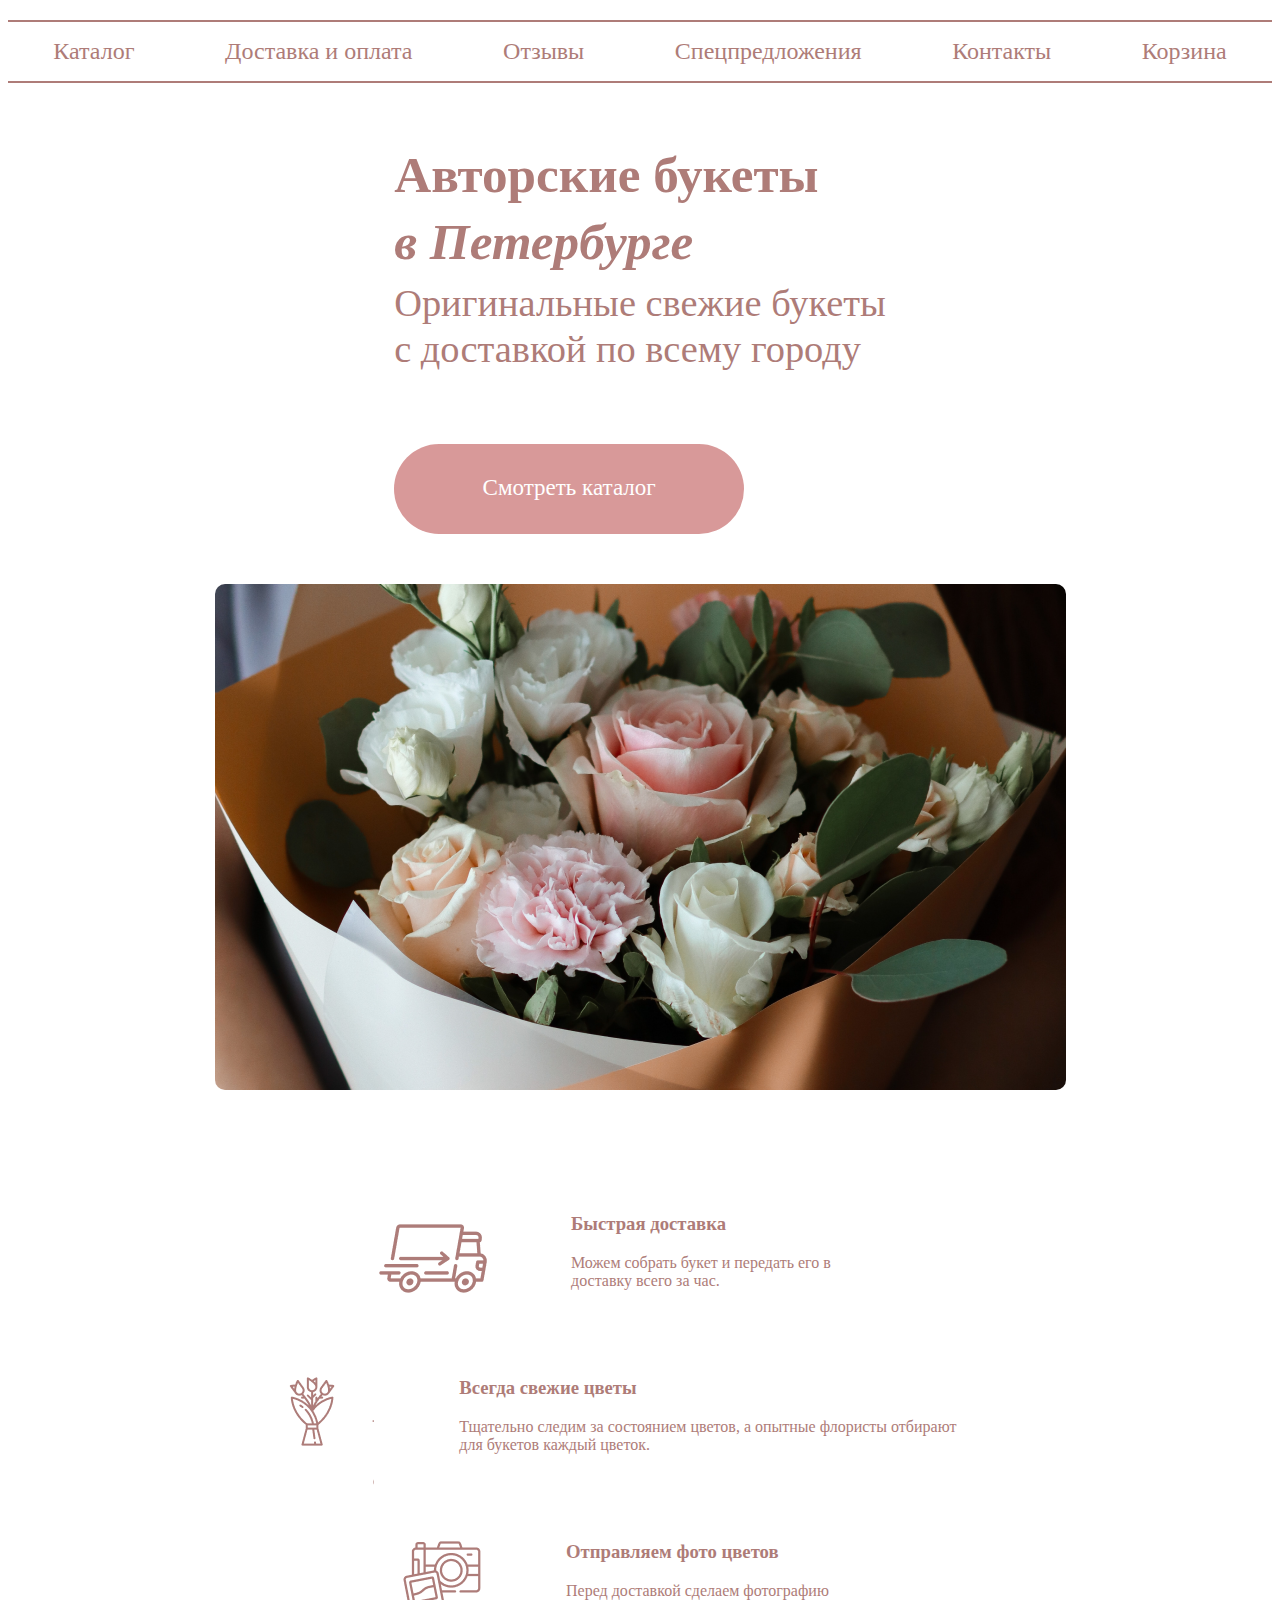
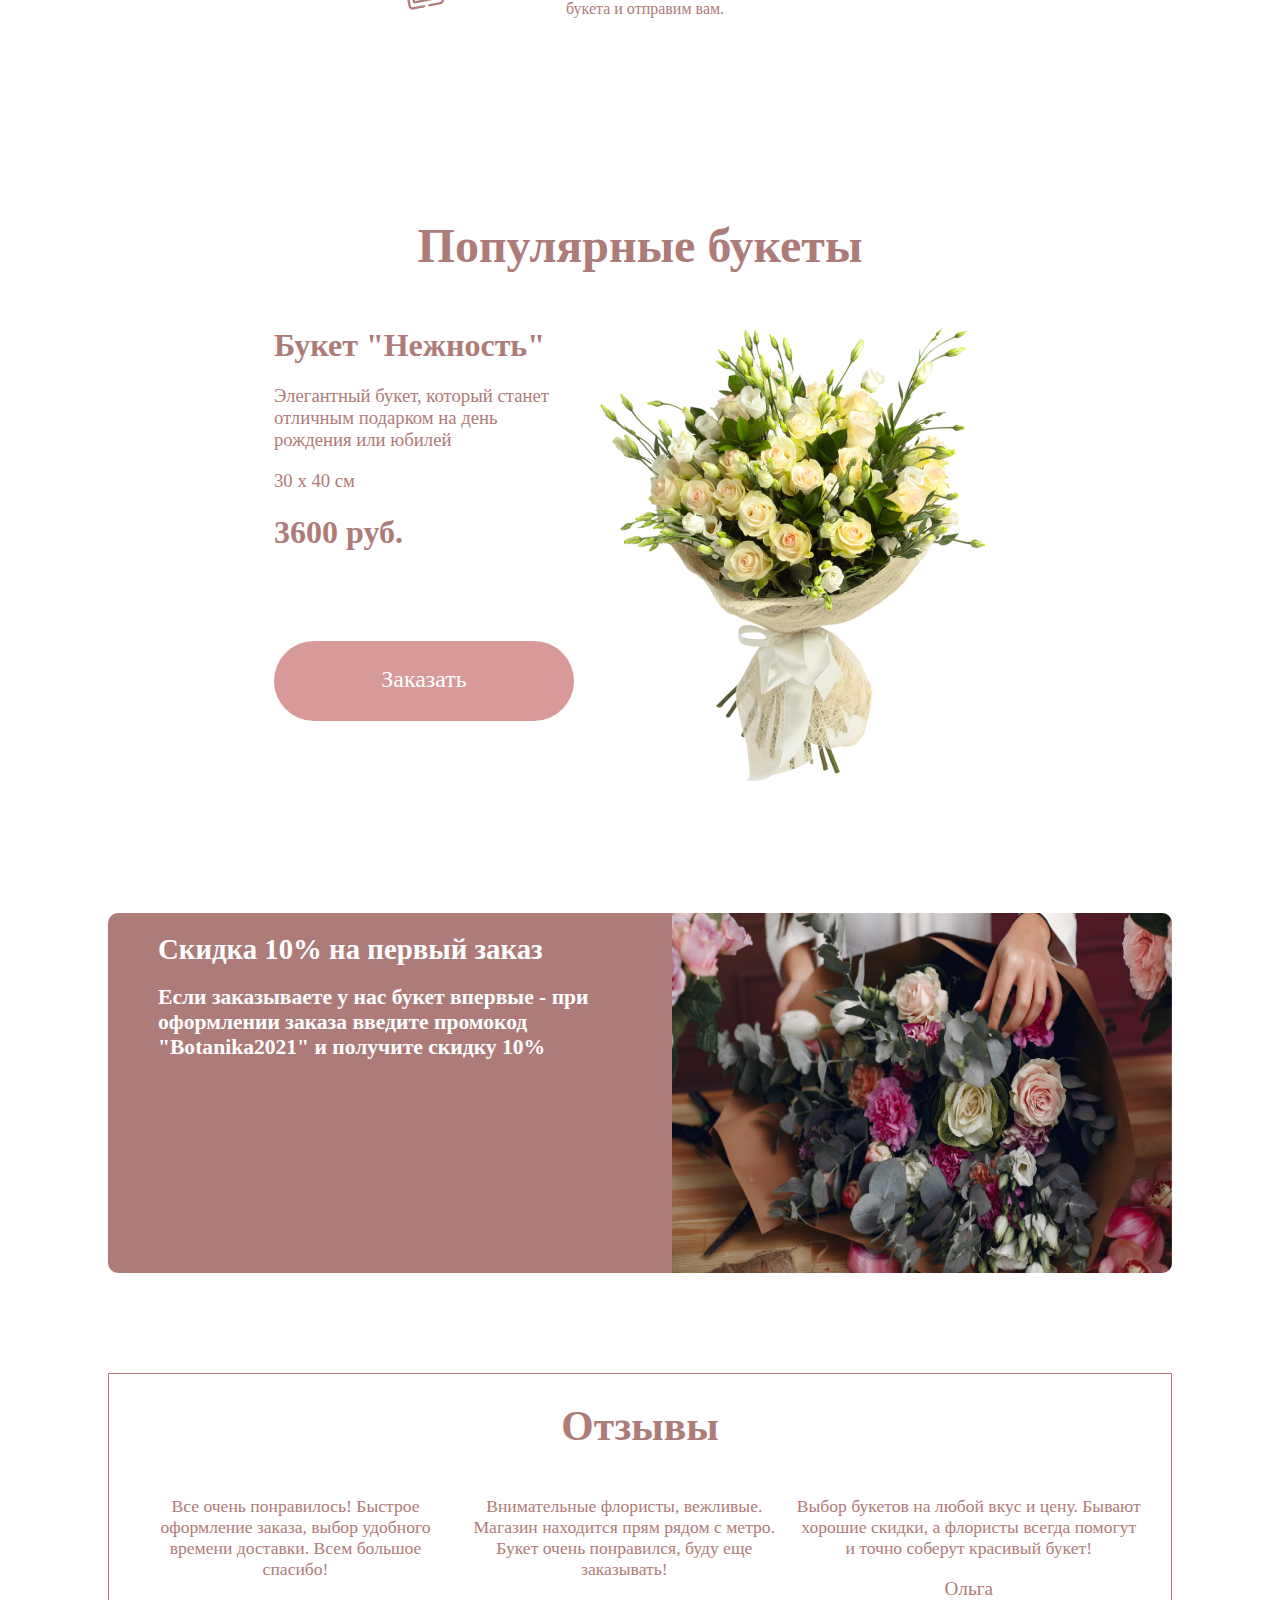
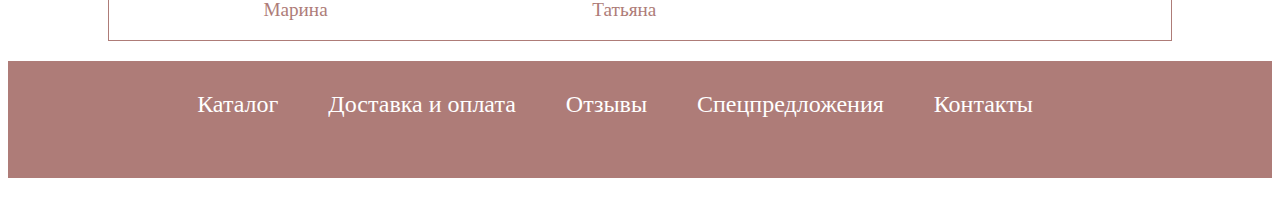
<file: index.html>
<!DOCTYPE html>
<html lang="ru">
<head>
    <meta charset="UTF-8">
    <title>Lab 1</title>
    <link rel="stylesheet" href="style.css">
</head>
<body>
<!--
 COLORS:
 Buttons (lighter): #d89999
 Text and low block and footer (light): #ae7c78
 Text: white;
 -->
<header>
    <div class="header_text">Каталог</div>
    <div class="header_text">Доставка и оплата</div>
    <div class="header_text">Отзывы</div>
    <div class="header_text">Спецпредложения</div>
    <div class="header_text">Контакты</div>
    <div class="header_text">Корзина</div>
</header>

<div class="fc">
    <div class="fc_text">
        <h1 class="fc_main_text">Авторские букеты<p><i> в Петербурге</i></p></h1>
        <h2 class="fc_second_text">Оригинальные свежие букеты<p>с доставкой по всему городу</p></h2>
        <div class="fc_button">
            Смотреть каталог
        </div>
    </div>
    <div class="fc_pict">
        <img class="fc_img"  src="img/fc_img.png">
    </div>
</div>

<div class="about">
    <div class="about_item">
        <div class="about_item_img">
            <img src="img/about_img1.png">
        </div>
        <div class="about_item_text">
            <h3>Быстрая доставка</h3>
            <p>Можем собрать букет и передать его в доставку всего за час.</p>
        </div>
    </div>
    <div class="about_item">
        <div class="about_item_img">
            <img src="img/about_img2.png">
        </div>
        <div class="about_item_text">
            <h3>Всегда свежие цветы</h3>
            <p>Тщательно следим за состоянием цветов, а опытные флористы отбирают для букетов каждый цветок.</p>
        </div>
    </div>
    <div class="about_item">
        <div class="about_item_img">
            <img src="img/about_img3.png">
        </div>
        <div class="about_item_text">
            <h3>Отправляем фото цветов</h3>
            <p>Перед доставкой сделаем фотографию букета и отправим вам.</p>
        </div>
    </div>
</div>
<div class="popular_title">
    <h1>Популярные букеты</h1>
</div>
<div class="popular">
    <div class="popular_text">
            <h1>Букет "Нежность"</h1>
            <h3>Элегантный букет, который станет отличным подарком на день рождения или юбилей</h3>
            <h3>30 x 40 см</h3>
            <h1>3600 руб.</h1>
            <div class="popular_button">
                Заказать
            </div>
    </div>
    <div class="popular_pict">
        <img src="img/popular.png">
    </div>
</div>
<div class="sale_container">
    <div class="sale_container_text">
        <h1>Скидка 10% на первый заказ</h1>
        <h2>Если заказываете у нас букет впервые - при оформлении заказа введите промокод "Botanika2021" и получите скидку 10%</h2>
    </div>
    <div class="sale_container_pict">
        <img src="img/sale_img.png">
    </div>
</div>
<div class="wrapper_comments_container">
    <div class="comments_container_title">
        <h1>Отзывы</h1>
    </div>
    <div class="comments_container">
        <div class="comments_container_item">
            <p class="comments_container_item_text">
                Все очень понравилось! Быстрое оформление заказа, выбор удобного времени доставки. Всем большое спасибо!
            </p>
            <p class="comments_container_item_name">
                    Марина
            </p>
        </div>
        <div class="comments_container_item">
            <p class="comments_container_item_text">
                Внимательные флористы, вежливые. Магазин находится прям рядом с метро. Букет очень понравился, буду еще заказывать!
            </p>
            <p class="comments_container_item_name">
                    Татьяна
            </p>
        </div>
        <div class="comments_container_item">
            <p class="comments_container_item_text">
                Выбор букетов на любой вкус и цену. Бывают хорошие скидки, а флористы всегда помогут и точно соберут красивый букет!
            </p>
            <p class="comments_container_item_name">
                    Ольга
            </p>
        </div>
    </div>
</div>
<footer>
    <div class="footer_text">Каталог</div>
    <div class="footer_text">Доставка и оплата</div>
    <div class="footer_text">Отзывы</div>
    <div class="footer_text">Спецпредложения</div>
    <div class="footer_text">Контакты</div>
</footer>
</body>
</html>
</file>
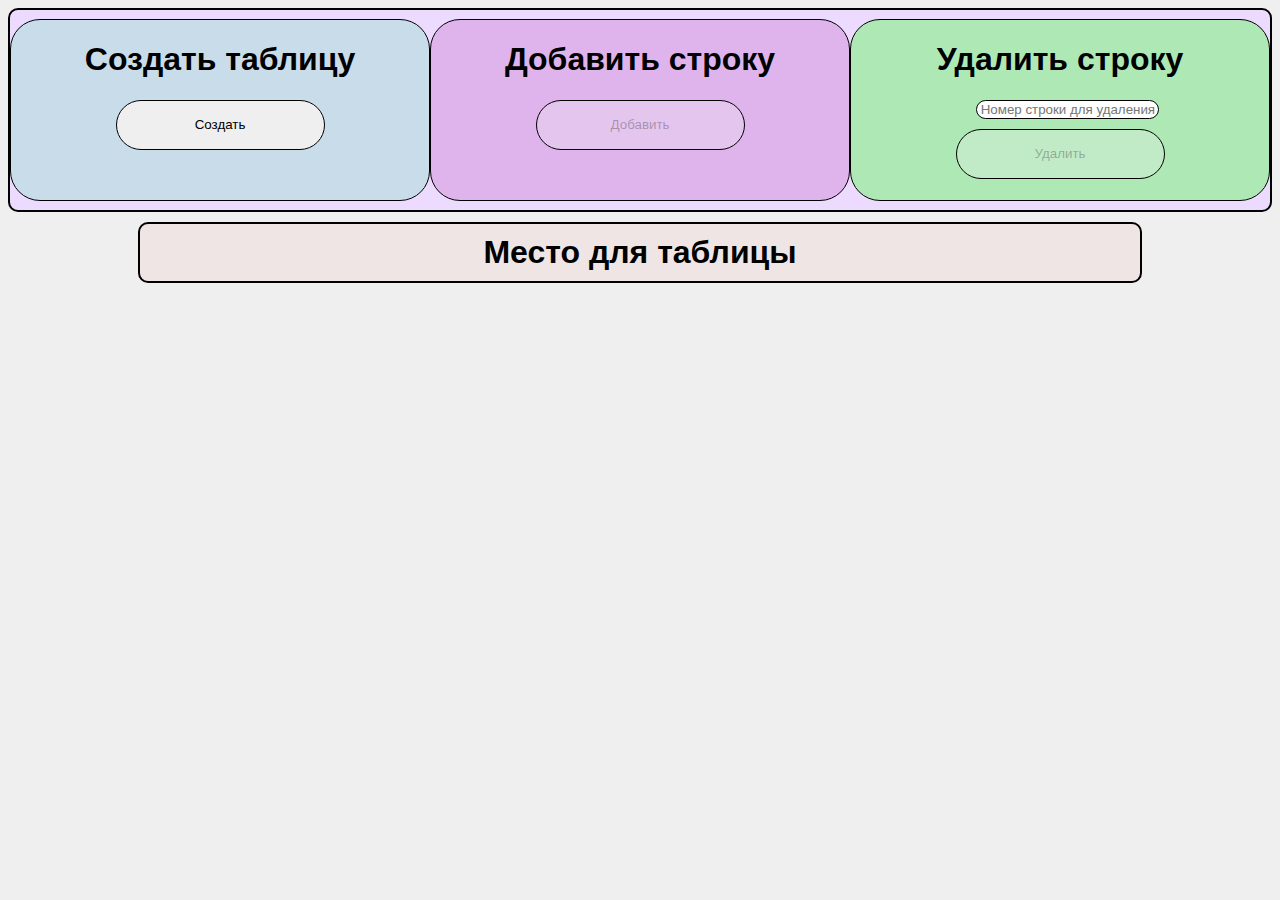
<file: 3 lab/index.html>
<!doctype html>
<html lang="ru">
<head>
    <meta charset="UTF-8">
    <link href="styles/style.css" rel="stylesheet">
    <script src="scripts/script.js"></script>
    <title>Lab 3</title>
</head>
<body>
    <div class="buttonsContainer">
        <div class="createTable">
                <h1>Создать таблицу</h1>
                <input class="buttonsToDo" type="button" onclick="createTable()" value="Создать">
        </div>
        <div class="addLine">
                <h1>Добавить строку</h1>
                 <input disabled class="buttonsToDo" type="button" onclick="addLine()" value="Добавить" id="addLine">

        </div>
        <div class="deleteLine">
                <h1>Удалить строку</h1>
                <input  type="text" class="textDeleteLine" placeholder="Номер строки для удаления" id="deleteLineText">
                <input disabled  class="buttonsToDo" type="button" onclick="deleteLine()" value="Удалить" id="deleteLine">
        </div>
    </div>
    <div class="tableContainer" id="placeForTable">
        <h1 id="tableContainerText" style="margin: 10px auto">Место для таблицы</h1>
    </div>
</body>
</html>
</file>
<file: style.css>
body {
    color:#ae7c78;
}

/*
COLORS:
Buttons (lighter): #d89999
Text and low block and footer (light): #ae7c78
Text: white;
*/

/* HEADER */
header {
    border-bottom: #ae7c78 2px solid;
    border-top: #ae7c78 2px solid;
    display: flex;
    justify-content: space-around;
    flex-wrap: wrap;
    margin:20px 0;


}
.header_text {
    padding: 16px;
    font-size:1.5em;
}

.header_text:hover {
    color: #b44946;
}

/* HEADER */

/* FIRST CONTAINER */

.fc {
    display: flex;
    flex-wrap: wrap;
    justify-content: space-around;
    margin: 50px 0;

}

.fc_text {
    font-size:1.6em;
}

.fc_main_text {
    line-height: 0.3em;
    font-weight: 600;
}

.fc_second_text {
    line-height: 0.2em;
    font-weight:100;
}

.fc_button {
    background-color:#d89999;
    border-radius: 100px;
    color:white;
    height: 30px;
    width: 350px;
    text-align: center;
    padding:30px 0;
    font-size:0.9em;
    margin:90px 0 50px 0;

}

.fc_button:hover {
    color: #b44946;
}

.fc_pict {

}

.fc_img {
    border-radius: 10px;
}

/* FIRST CONTAINER */

/* ABOUT */

.about {
    display: flex;
    justify-content: space-around;
    margin: 100px 100px;
}

.about_item {
    display: flex;

}

.about_item_img {

}

.about_item_text {
    padding:0 10%;
}

/* ABOUT */

/* POPULAR */

.popular {
    display: flex;
    justify-content: center;
    margin:0 30%;
    flex-direction: row;

}

.popular_title {
    display: flex;
    justify-content: center;
    font-size:1.5em;
}

.popular_text h3 {
    font-weight: 200;
}

.popular_button {
    background-color:#d89999;
    border-radius: 100px;
    color:white;
    height: 30px;
    width: 300px;
    text-align: center;
    padding: 25px 0;
    font-size:1.5em;
    margin:90px 0 50px 0;
}

.popular_button:hover {
    color: #b44946;
}

.popular_pict {

}
/* POPULAR */

/* SALE */

.sale_container{
    display: inline-flex;
    background-color: #ae7c78;
    margin: 100px 100px;
    max-height: 402px;
    border-radius: 10px;



}

.sale_container_text{
    color:white;
    padding: 0px 100px;
    font-size:1em;

}

.sale_container_pict img{
    height:402px;
    border-radius: 0 10px 10px 0; /* ОТСЕБЯТИНА*/
}

/* SALE */


/* COMMENTS */

.wrapper_comments_container{
    display:flex;
    border: #ae7c78 1px solid;
    margin:0 100px;
    flex-direction: column;
    align-items: center;
}

.comments_container{
    display: flex;
    text-align: center;
    margin:0 30px;
}

.comments_container_title{
    text-align: center;
    font-size: 1.3em;
}

.comments_container_item{

}

.comments_container_item_text{
    font-size: 1.1em;
}

.comments_container_item_name{
    font-width: 700;
    font-size: 1.2em;
}
/* COMMENTS */

/* FOOTER */

footer{
    display: flex;
    justify-content:center;
    flex-wrap: wrap;
    margin:20px 0;
    background-color: #ae7c78;
}

.footer_text{
    font-size:1.5em;
    color:white;
    margin: 30px 50px 60px 0;
}

.footer_text:hover {
    color: #b44946;
}
/* FOOTER */

/* Screen Width lower 1280 */

@media  (max-width: 1280px) {

    .sale_container_pict img{
        width:500px;
        height: 360px;
    }

    .sale_container{
        max-height: 360px;
    }

    .sale_container_text{
        font-size: 0.9em;
        padding:0 50px;
    }

    .about {
        flex-wrap: wrap;
    }
}

/* Screen Width lower 1280 */

/* Screen Width lower 1030 */

@media  (max-width: 1030px) {

    .sale_container_pict img{
        width: 400px;
        height: 300px;
    }

    .sale_container{
        max-height: 300px;
    }

    .sale_container_text{
        font-size: 0.8em;
        padding:0 45px;
    }
}

/* Screen Width lower 1030 */

/* Screen Width lower 900 */

@media  (max-width: 900px) {

    .fc_img{
        width:100%;
    }

    .popular {
        flex-wrap: wrap;
    }

    .popular_text {
        margin:0 -20px 0 20px;
    }

    .sale_container_pict {
        display: none;
    }

    .sale_container_text {
        font-size:1em;
    }

    .comments_container{
        flex-wrap: wrap;
    }

    .footer_text {
        margin:30px 50px 30px 0;
    }
}

/* Screen Width lower 900 */

/* Screen Width lower 550 */

@media  (max-width: 550px) {

    .fc_main_text{
        line-height: 1em;
    }

    .fc_second_text{
        line-height: 1em;
    }

    .fc_button{
        height: 15px;
        width: 270px;
        margin: 60px 0 50px 50px;
        padding: 20px 0 30px 0;
    }

    .about_item_img {
        margin: 0 0 0 -100px;
    }

    .popular_pict img{
        width:400px;
    }

    .sale_container{
        margin:100px 50px;
        max-height: 500px;
    }

    .wrapper_comments_container{
        margin: 0 30px;
    }
}


/* Screen Width lower 550 */
</file>
<file: 3 lab/styles/style.css>
body {
    background-color: #efefef;
    font-family: "Arial Narrow", sans-serif;
}

.buttonsContainer {
    display: flex;
    align-items: center;
    justify-content: space-around;
    height: 200px;
    background-color: #eddaff;
    border:2px black solid;
    border-radius: 10px;
}

.createTable {
    height: 180px;
    width: 500px;
    background-color: #c9dce9;
    border: 1px black solid;
    border-radius: 30px;
}

.addLine {
    height: 180px;
    width: 500px;
    background-color: #dfb4ed;
    border: 1px black solid;
    border-radius: 30px;
}

.deleteLine {
    height: 180px;
    width: 500px;
    background-color: #aee9b5;
    border: 1px black solid;
    border-radius: 30px;
}

.createTable h1, .deleteLine h1, .addLine h1 {
    text-align: center;
}

.buttonsToDo {
    margin: 0 25%;
    width: 50%;
    height: 50px;
    border: 1px black solid;
    border-radius: 50px;
}

.buttonsToDo:hover {
    width:65%;
    margin: 0 18%;
    background-color: #ffe2a8;
}

.tableContainer {
    background-color: #efe5e5;
    width: 1000px;
    border: 2px solid black;
    border-radius: 10px;
    display: flex;
    margin:10px auto;
}

.textDeleteLine {
    margin: 0 30% 10px 30%;
    text-align: center;
    min-width: 40%;
    border: 1px black solid;
    border-radius: 50px;
}

/*Для созданной таблицы*/

.createdTable {
    background-color: #8c9aff;
    width: 100%;
    border-radius: 10px;
}

.columnEven {
    text-align: center;
    background-color:#eceefb;
}

.columnOdd {
    text-align: center;
    background-color:#ccccff;
}
</file>
